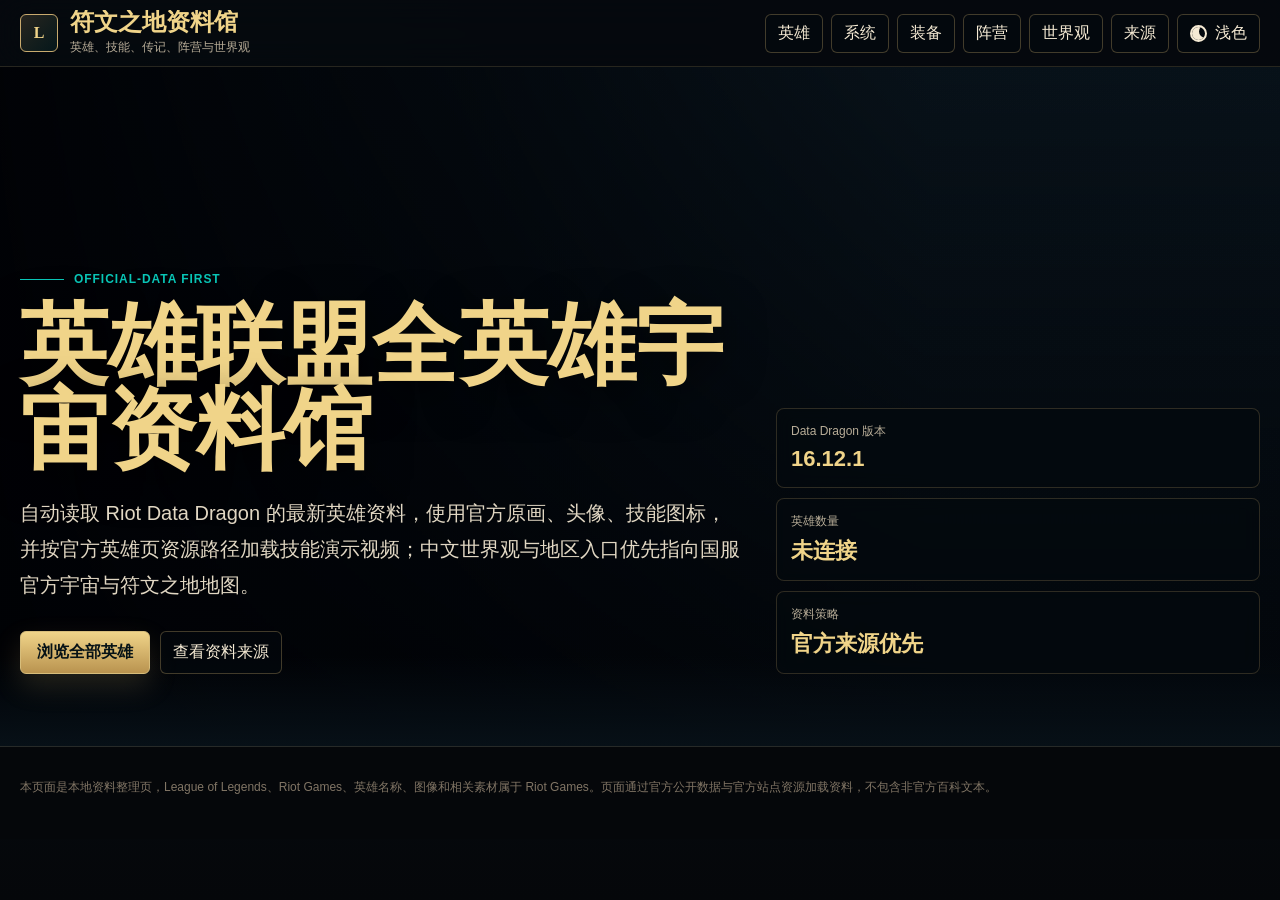
<file: index.html>
<!doctype html>
<html lang="zh-CN" data-theme="dark">
<head>
  <meta charset="utf-8">
  <meta name="viewport" content="width=device-width, initial-scale=1">
  <title>符文之地资料馆</title>
  <meta name="description" content="基于 Riot Data Dragon 与 League Universe 的英雄联盟英雄、技能、背景故事、地区与世界观资料馆。">
  <link rel="preconnect" href="https://ddragon.leagueoflegends.com">
  <link rel="preconnect" href="https://d28xe8vt774jo5.cloudfront.net">
  <link rel="preconnect" href="https://yz.lol.qq.com">
  <link rel="preconnect" href="https://lol.qq.com">
  <script>
    (() => {
      try {
        const storedTheme = localStorage.getItem("runeterra-theme");
        document.documentElement.dataset.theme = storedTheme === "light" ? "light" : "dark";
      } catch (error) {
        document.documentElement.dataset.theme = "dark";
      }
    })();
  </script>
  <link rel="stylesheet" href="assets/styles.css">
</head>
<body data-page="home">
  <a class="skip-link" href="#top">跳到主要内容</a>

  <header class="topbar">
    <div class="shell topbar-inner">
      <a class="brand" href="index.html" aria-label="返回符文之地资料馆首页">
        <div class="brand-mark" aria-hidden="true">L</div>
        <div class="brand-title">
          <strong>符文之地资料馆</strong>
          <span>英雄、技能、传记、阵营与世界观</span>
        </div>
      </a>
      <nav class="nav" aria-label="页面导航">
        <a href="champions.html">英雄</a>
        <a href="systems.html">系统</a>
        <a href="items.html">装备</a>
        <a href="regions.html">阵营</a>
        <a href="world.html">世界观</a>
        <a href="sources.html">来源</a>
        <button class="theme-toggle" id="themeToggle" type="button" aria-label="切换为浅色主题" title="切换主题">
          <span class="theme-switch-icon" aria-hidden="true"></span>
          <span id="themeLabel">浅色</span>
        </button>
      </nav>
    </div>
  </header>

  <main>
    <section class="hero" id="top" style="--hero-image: url('https://ddragon.leagueoflegends.com/cdn/img/champion/splash/AurelionSol_0.jpg')">
      <div class="shell hero-content">
        <div>
          <div class="kicker">Official-data first</div>
          <h1>英雄联盟全英雄宇宙资料馆</h1>
          <p class="lead">
            自动读取 Riot Data Dragon 的最新英雄资料，使用官方原画、头像、技能图标，并按官方英雄页资源路径加载技能演示视频；中文世界观与地区入口优先指向国服官方宇宙与符文之地地图。
          </p>
          <div class="hero-actions">
            <a class="primary-button" href="champions.html">浏览全部英雄</a>
            <a class="ghost-button" href="sources.html">查看资料来源</a>
          </div>
        </div>
        <div class="status-board" aria-live="polite">
          <div class="metric">
            <small>Data Dragon 版本</small>
            <strong id="versionMetric">连接中</strong>
          </div>
          <div class="metric">
            <small>英雄数量</small>
            <strong id="countMetric">加载中</strong>
          </div>
          <div class="metric">
            <small>资料策略</small>
            <strong>官方来源优先</strong>
          </div>
        </div>
      </div>
    </section>
  </main>

  <footer>
    <div class="shell">
      本页面是本地资料整理页，League of Legends、Riot Games、英雄名称、图像和相关素材属于 Riot Games。页面通过官方公开数据与官方站点资源加载资料，不包含非官方百科文本。
    </div>
  </footer>

  <script src="assets/app.js" defer></script>
</body>
</html>
</file>
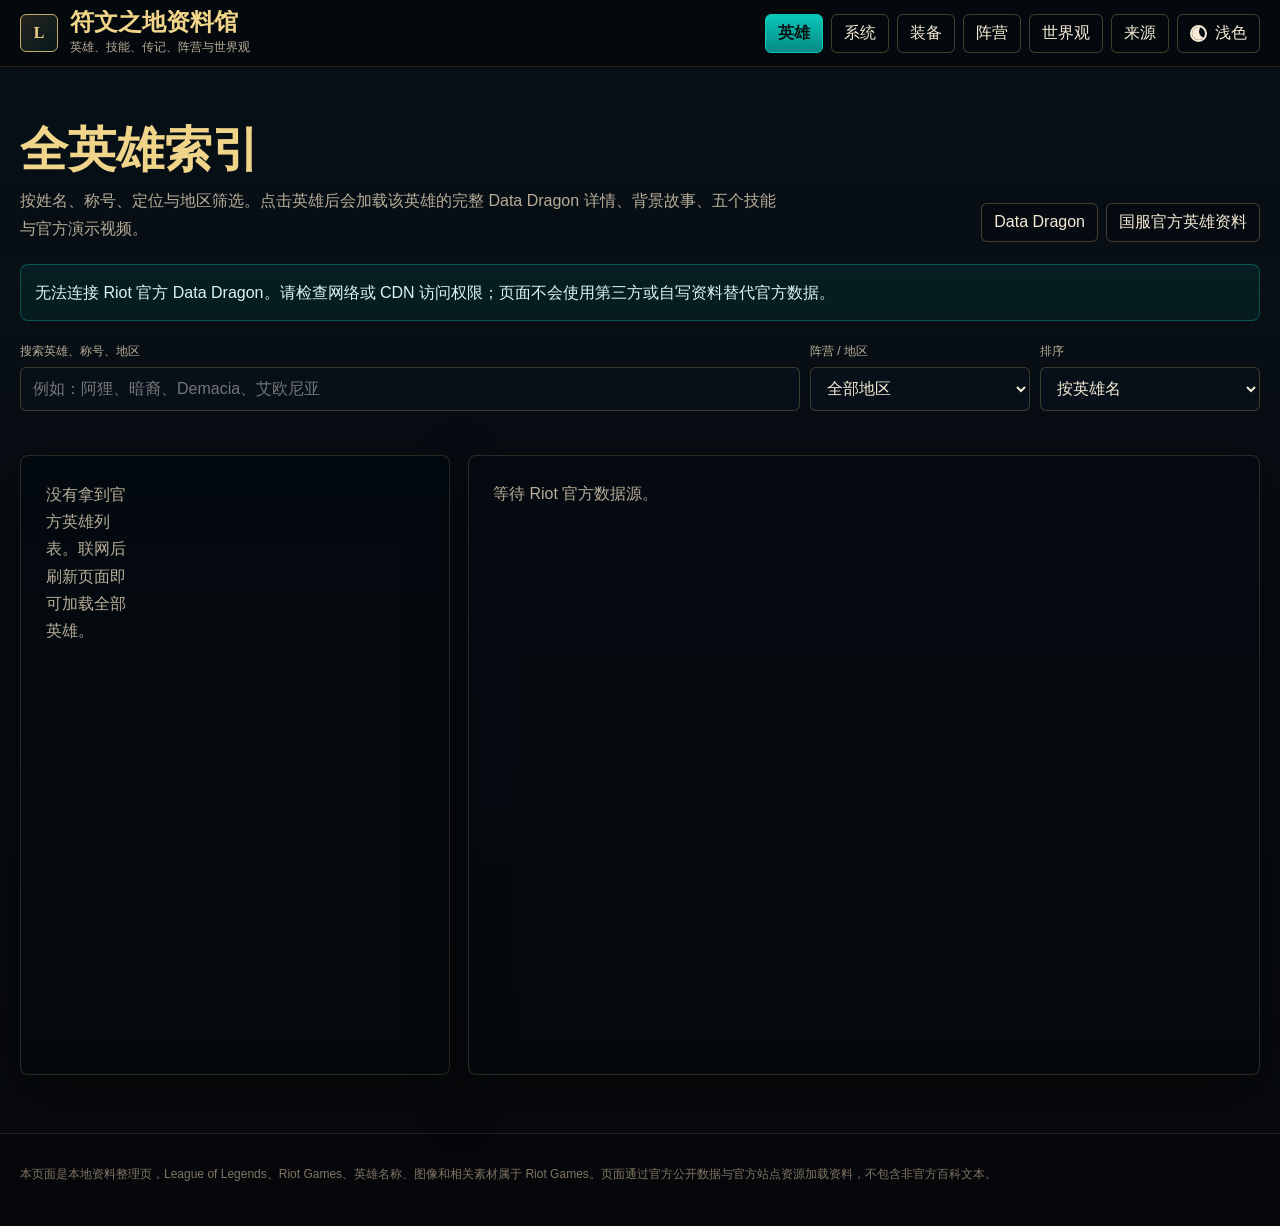
<file: champions.html>
<!doctype html>
<html lang="zh-CN" data-theme="dark">
<head>
  <meta charset="utf-8">
  <meta name="viewport" content="width=device-width, initial-scale=1">
  <title>全英雄索引 · 符文之地资料馆</title>
  <meta name="description" content="基于 Riot Data Dragon 与 League Universe 的英雄联盟英雄、技能、背景故事、地区与世界观资料馆。">
  <link rel="preconnect" href="https://ddragon.leagueoflegends.com">
  <link rel="preconnect" href="https://d28xe8vt774jo5.cloudfront.net">
  <link rel="preconnect" href="https://yz.lol.qq.com">
  <link rel="preconnect" href="https://lol.qq.com">
  <script>
    (() => {
      try {
        const storedTheme = localStorage.getItem("runeterra-theme");
        document.documentElement.dataset.theme = storedTheme === "light" ? "light" : "dark";
      } catch (error) {
        document.documentElement.dataset.theme = "dark";
      }
    })();
  </script>
  <link rel="stylesheet" href="assets/styles.css">
</head>
<body data-page="champions">
  <a class="skip-link" href="#champions">跳到主要内容</a>

  <header class="topbar">
    <div class="shell topbar-inner">
      <a class="brand" href="index.html" aria-label="返回符文之地资料馆首页">
        <div class="brand-mark" aria-hidden="true">L</div>
        <div class="brand-title">
          <strong>符文之地资料馆</strong>
          <span>英雄、技能、传记、阵营与世界观</span>
        </div>
      </a>
      <nav class="nav" aria-label="页面导航">
        <a href="champions.html" class="is-current">英雄</a>
        <a href="systems.html">系统</a>
        <a href="items.html">装备</a>
        <a href="regions.html">阵营</a>
        <a href="world.html">世界观</a>
        <a href="sources.html">来源</a>
        <button class="theme-toggle" id="themeToggle" type="button" aria-label="切换为浅色主题" title="切换主题">
          <span class="theme-switch-icon" aria-hidden="true"></span>
          <span id="themeLabel">浅色</span>
        </button>
      </nav>
    </div>
  </header>

  <main>
    <section class="band" id="champions">
      <div class="shell">
        <div class="section-heading">
          <div>
            <h2>全英雄索引</h2>
            <p>按姓名、称号、定位与地区筛选。点击英雄后会加载该英雄的完整 Data Dragon 详情、背景故事、五个技能与官方演示视频。</p>
          </div>
          <div class="source-row">
            <a class="source-link" href="sources.html#data-dragon-source">Data Dragon</a>
            <a class="source-link" href="https://lol.qq.com/data/info-heros.shtml" target="_blank" rel="noreferrer">国服官方英雄资料</a>
          </div>
        </div>

        <div class="notice" id="loadNotice">
          正在连接 Riot 官方数据源。若你所在网络拦截 Riot/CDN 域名，页面会保留结构并提示需要联网；资料内容不会用第三方百科或自写故事补位。
        </div>

        <div class="filters" role="search">
          <div class="field">
            <label for="searchInput">搜索英雄、称号、地区</label>
            <input id="searchInput" type="search" placeholder="例如：阿狸、暗裔、Demacia、艾欧尼亚">
          </div>
          <div class="field">
            <label for="regionSelect">阵营 / 地区</label>
            <select id="regionSelect">
              <option value="">全部地区</option>
            </select>
          </div>
          <div class="field">
            <label for="sortSelect">排序</label>
            <select id="sortSelect">
              <option value="name">按英雄名</option>
              <option value="region">按地区</option>
              <option value="role">按定位</option>
            </select>
          </div>
        </div>

        <div class="role-chips" id="roleChips" aria-label="定位筛选"></div>

        <div class="content-layout">
          <aside class="champion-rail" aria-label="英雄列表">
            <div class="champion-grid" id="championGrid"></div>
          </aside>
          <article class="detail" id="championDetail" aria-live="polite">
            <div class="empty">
              <div class="skeleton" style="width: 60%; height: 28px;"></div>
              <br>
              <div class="skeleton" style="width: 88%;"></div>
              <br>
              <div class="skeleton" style="width: 74%;"></div>
            </div>
          </article>
        </div>
      </div>
    </section>
  </main>

  <footer>
    <div class="shell">
      本页面是本地资料整理页，League of Legends、Riot Games、英雄名称、图像和相关素材属于 Riot Games。页面通过官方公开数据与官方站点资源加载资料，不包含非官方百科文本。
    </div>
  </footer>

  <script src="assets/app.js" defer></script>
</body>
</html>
</file>
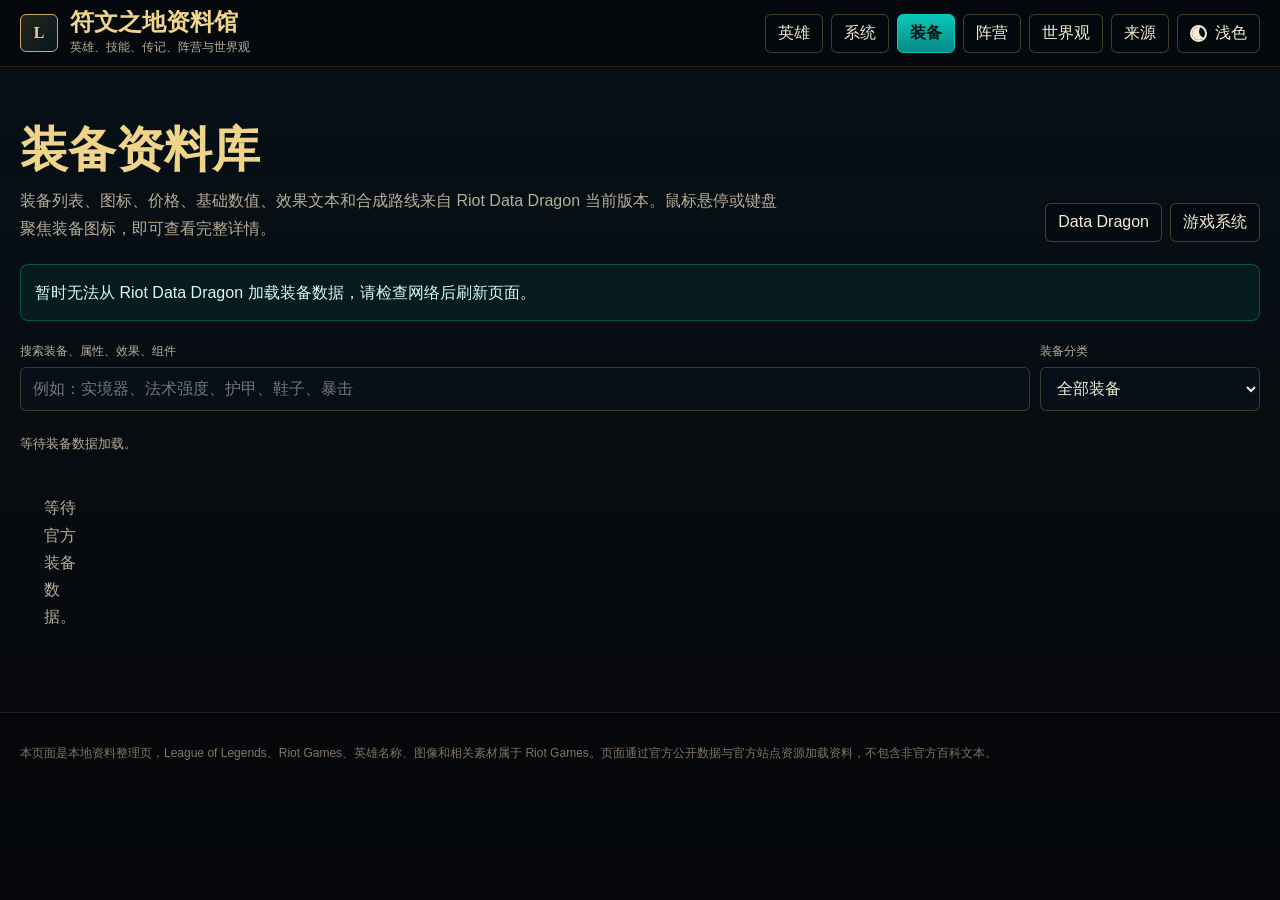
<file: items.html>
<!doctype html>
<html lang="zh-CN" data-theme="dark">
<head>
  <meta charset="utf-8">
  <meta name="viewport" content="width=device-width, initial-scale=1">
  <title>装备资料库 · 符文之地资料馆</title>
  <meta name="description" content="基于 Riot Data Dragon 的英雄联盟装备资料库，包含价格、基础数值、效果与合成路线。">
  <link rel="preconnect" href="https://ddragon.leagueoflegends.com">
  <link rel="preconnect" href="https://d28xe8vt774jo5.cloudfront.net">
  <link rel="preconnect" href="https://yz.lol.qq.com">
  <link rel="preconnect" href="https://lol.qq.com">
  <script>
    (() => {
      try {
        const storedTheme = localStorage.getItem("runeterra-theme");
        document.documentElement.dataset.theme = storedTheme === "light" ? "light" : "dark";
      } catch (error) {
        document.documentElement.dataset.theme = "dark";
      }
    })();
  </script>
  <link rel="stylesheet" href="assets/styles.css">
</head>
<body data-page="items">
  <a class="skip-link" href="#items">跳到主要内容</a>

  <header class="topbar">
    <div class="shell topbar-inner">
      <a class="brand" href="index.html" aria-label="返回符文之地资料馆首页">
        <div class="brand-mark" aria-hidden="true">L</div>
        <div class="brand-title">
          <strong>符文之地资料馆</strong>
          <span>英雄、技能、传记、阵营与世界观</span>
        </div>
      </a>
      <nav class="nav" aria-label="页面导航">
        <a href="champions.html">英雄</a>
        <a href="systems.html">系统</a>
        <a href="items.html" class="is-current">装备</a>
        <a href="regions.html">阵营</a>
        <a href="world.html">世界观</a>
        <a href="sources.html">来源</a>
        <button class="theme-toggle" id="themeToggle" type="button" aria-label="切换为浅色主题" title="切换主题">
          <span class="theme-switch-icon" aria-hidden="true"></span>
          <span id="themeLabel">浅色</span>
        </button>
      </nav>
    </div>
  </header>

  <main>
    <section class="band" id="items">
      <div class="shell">
        <div class="section-heading">
          <div>
            <h2>装备资料库</h2>
            <p>装备列表、图标、价格、基础数值、效果文本和合成路线来自 Riot Data Dragon 当前版本。鼠标悬停或键盘聚焦装备图标，即可查看完整详情。</p>
          </div>
          <div class="source-row">
            <a class="source-link" href="https://ddragon.leagueoflegends.com/api/versions.json" target="_blank" rel="noreferrer">Data Dragon</a>
            <a class="source-link" href="systems.html">游戏系统</a>
          </div>
        </div>

        <div class="notice" id="itemsNotice">
          正在读取 Riot Data Dragon 当前版本装备数据。
        </div>

        <div class="item-tools" role="search">
          <div class="field">
            <label for="itemSearchInput">搜索装备、属性、效果、组件</label>
            <input id="itemSearchInput" type="search" placeholder="例如：实境器、法术强度、护甲、鞋子、暴击">
          </div>
          <div class="field">
            <label for="itemCategorySelect">装备分类</label>
            <select id="itemCategorySelect">
              <option value="">全部装备</option>
              <option value="attack">攻击</option>
              <option value="magic">法术</option>
              <option value="defense">防御</option>
              <option value="movement">移动</option>
              <option value="jungle">打野</option>
              <option value="support">辅助</option>
              <option value="vision">视野</option>
              <option value="consumable">消耗品</option>
            </select>
          </div>
        </div>

        <p class="item-summary" id="itemSummary">等待装备数据加载。</p>
        <div class="item-grid" id="itemGrid"></div>
      </div>
    </section>
  </main>

  <footer>
    <div class="shell">
      本页面是本地资料整理页，League of Legends、Riot Games、英雄名称、图像和相关素材属于 Riot Games。页面通过官方公开数据与官方站点资源加载资料，不包含非官方百科文本。
    </div>
  </footer>

  <script src="assets/app.js" defer></script>
</body>
</html>
</file>
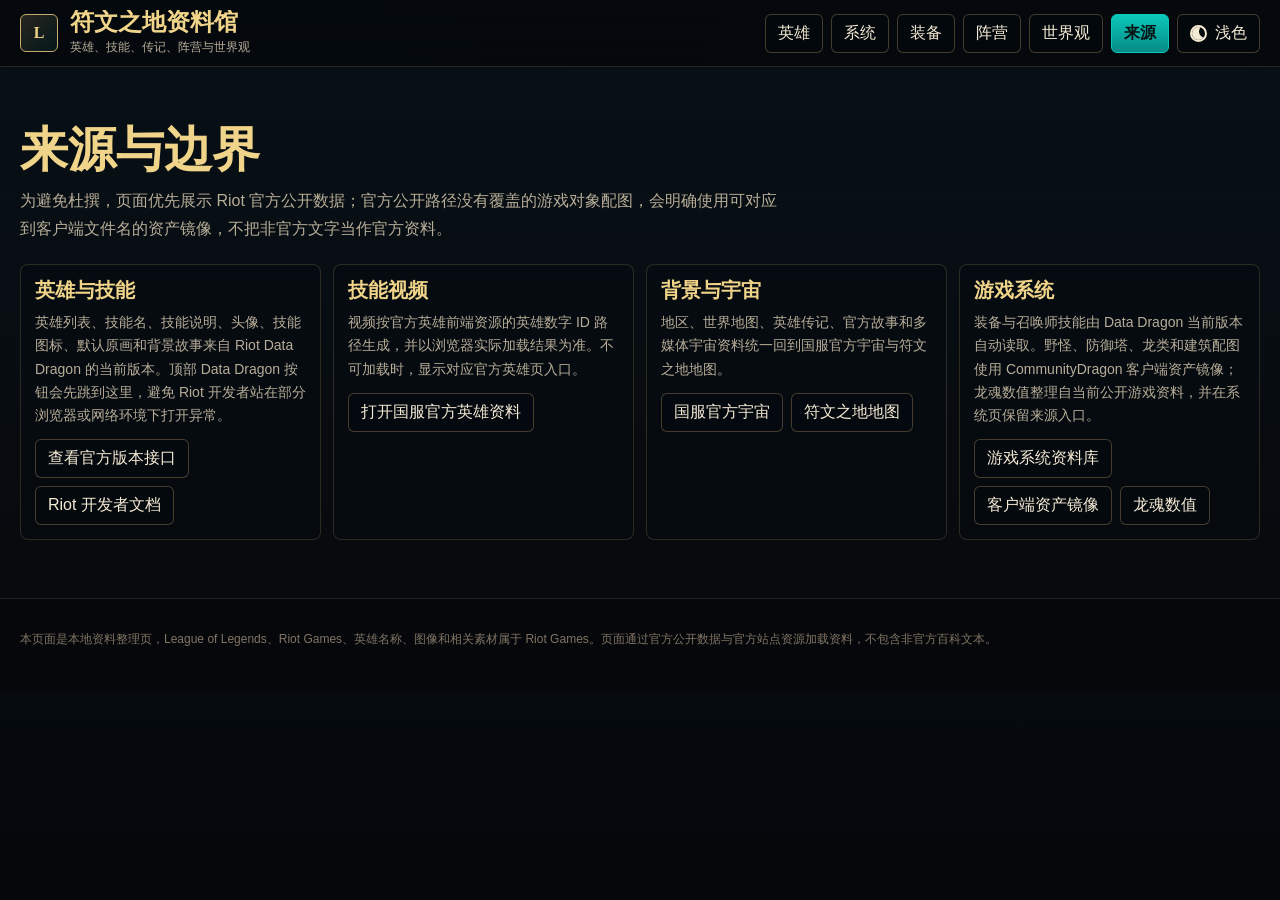
<file: sources.html>
<!doctype html>
<html lang="zh-CN" data-theme="dark">
<head>
  <meta charset="utf-8">
  <meta name="viewport" content="width=device-width, initial-scale=1">
  <title>来源与边界 · 符文之地资料馆</title>
  <meta name="description" content="基于 Riot Data Dragon 与 League Universe 的英雄联盟英雄、技能、背景故事、地区与世界观资料馆。">
  <link rel="preconnect" href="https://ddragon.leagueoflegends.com">
  <link rel="preconnect" href="https://d28xe8vt774jo5.cloudfront.net">
  <link rel="preconnect" href="https://yz.lol.qq.com">
  <link rel="preconnect" href="https://lol.qq.com">
  <script>
    (() => {
      try {
        const storedTheme = localStorage.getItem("runeterra-theme");
        document.documentElement.dataset.theme = storedTheme === "light" ? "light" : "dark";
      } catch (error) {
        document.documentElement.dataset.theme = "dark";
      }
    })();
  </script>
  <link rel="stylesheet" href="assets/styles.css">
</head>
<body data-page="sources">
  <a class="skip-link" href="#sources">跳到主要内容</a>

  <header class="topbar">
    <div class="shell topbar-inner">
      <a class="brand" href="index.html" aria-label="返回符文之地资料馆首页">
        <div class="brand-mark" aria-hidden="true">L</div>
        <div class="brand-title">
          <strong>符文之地资料馆</strong>
          <span>英雄、技能、传记、阵营与世界观</span>
        </div>
      </a>
      <nav class="nav" aria-label="页面导航">
        <a href="champions.html">英雄</a>
        <a href="systems.html">系统</a>
        <a href="items.html">装备</a>
        <a href="regions.html">阵营</a>
        <a href="world.html">世界观</a>
        <a href="sources.html" class="is-current">来源</a>
        <button class="theme-toggle" id="themeToggle" type="button" aria-label="切换为浅色主题" title="切换主题">
          <span class="theme-switch-icon" aria-hidden="true"></span>
          <span id="themeLabel">浅色</span>
        </button>
      </nav>
    </div>
  </header>

  <main>
    <section class="band" id="sources">
      <div class="shell">
        <div class="section-heading">
          <div>
            <h2>来源与边界</h2>
            <p>为避免杜撰，页面优先展示 Riot 官方公开数据；官方公开路径没有覆盖的游戏对象配图，会明确使用可对应到客户端文件名的资产镜像，不把非官方文字当作官方资料。</p>
          </div>
        </div>
        <div class="source-grid">
          <div class="source-card" id="data-dragon-source">
            <h3>英雄与技能</h3>
            <p>英雄列表、技能名、技能说明、头像、技能图标、默认原画和背景故事来自 Riot Data Dragon 的当前版本。顶部 Data Dragon 按钮会先跳到这里，避免 Riot 开发者站在部分浏览器或网络环境下打开异常。</p>
            <div class="link-row">
              <a class="source-link" href="https://ddragon.leagueoflegends.com/api/versions.json" target="_blank" rel="noreferrer">查看官方版本接口</a>
              <a class="source-link" href="https://developer.riotgames.com/docs/lol" target="_blank" rel="noreferrer">Riot 开发者文档</a>
            </div>
          </div>
          <div class="source-card">
            <h3>技能视频</h3>
            <p>视频按官方英雄前端资源的英雄数字 ID 路径生成，并以浏览器实际加载结果为准。不可加载时，显示对应官方英雄页入口。</p>
            <div class="link-row">
              <a class="source-link" href="https://lol.qq.com/data/info-heros.shtml" target="_blank" rel="noreferrer">打开国服官方英雄资料</a>
            </div>
          </div>
          <div class="source-card">
            <h3>背景与宇宙</h3>
            <p>地区、世界地图、英雄传记、官方故事和多媒体宇宙资料统一回到国服官方宇宙与符文之地地图。</p>
            <div class="link-row">
              <a class="source-link" href="https://yz.lol.qq.com/zh_CN/" target="_blank" rel="noreferrer">国服官方宇宙</a>
              <a class="source-link" href="https://yz.lol.qq.com/zh_CN/map/index.html" target="_blank" rel="noreferrer">符文之地地图</a>
            </div>
          </div>
          <div class="source-card">
            <h3>游戏系统</h3>
            <p>装备与召唤师技能由 Data Dragon 当前版本自动读取。野怪、防御塔、龙类和建筑配图使用 CommunityDragon 客户端资产镜像；龙魂数值整理自当前公开游戏资料，并在系统页保留来源入口。</p>
            <div class="link-row">
              <a class="source-link" href="systems.html">游戏系统资料库</a>
              <a class="source-link" href="https://raw.communitydragon.org/latest/" target="_blank" rel="noreferrer">客户端资产镜像</a>
              <a class="source-link" href="https://wiki.leagueoflegends.com/en-us/Dragon_Slayer" target="_blank" rel="noreferrer">龙魂数值</a>
            </div>
          </div>
        </div>
      </div>
    </section>
  </main>

  <footer>
    <div class="shell">
      本页面是本地资料整理页，League of Legends、Riot Games、英雄名称、图像和相关素材属于 Riot Games。页面通过官方公开数据与官方站点资源加载资料，不包含非官方百科文本。
    </div>
  </footer>

  <script src="assets/app.js" defer></script>
</body>
</html>
</file>
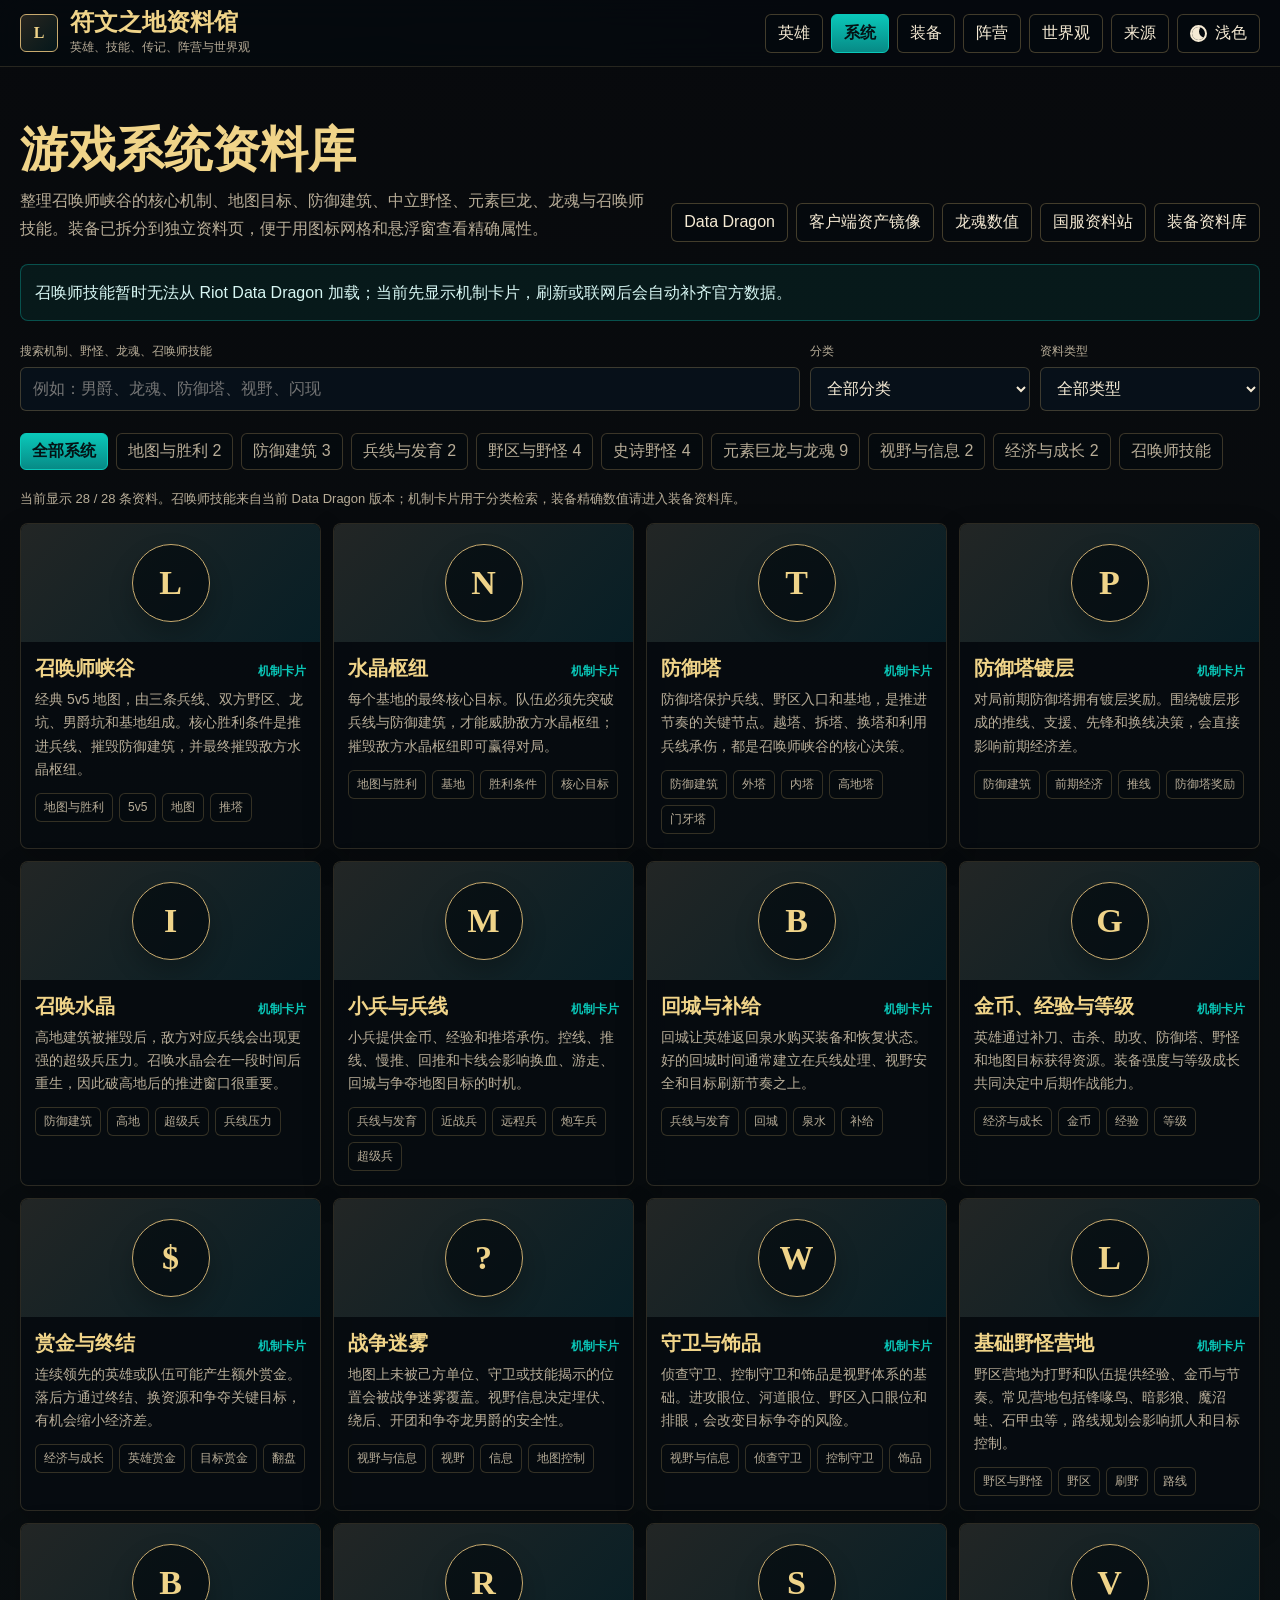
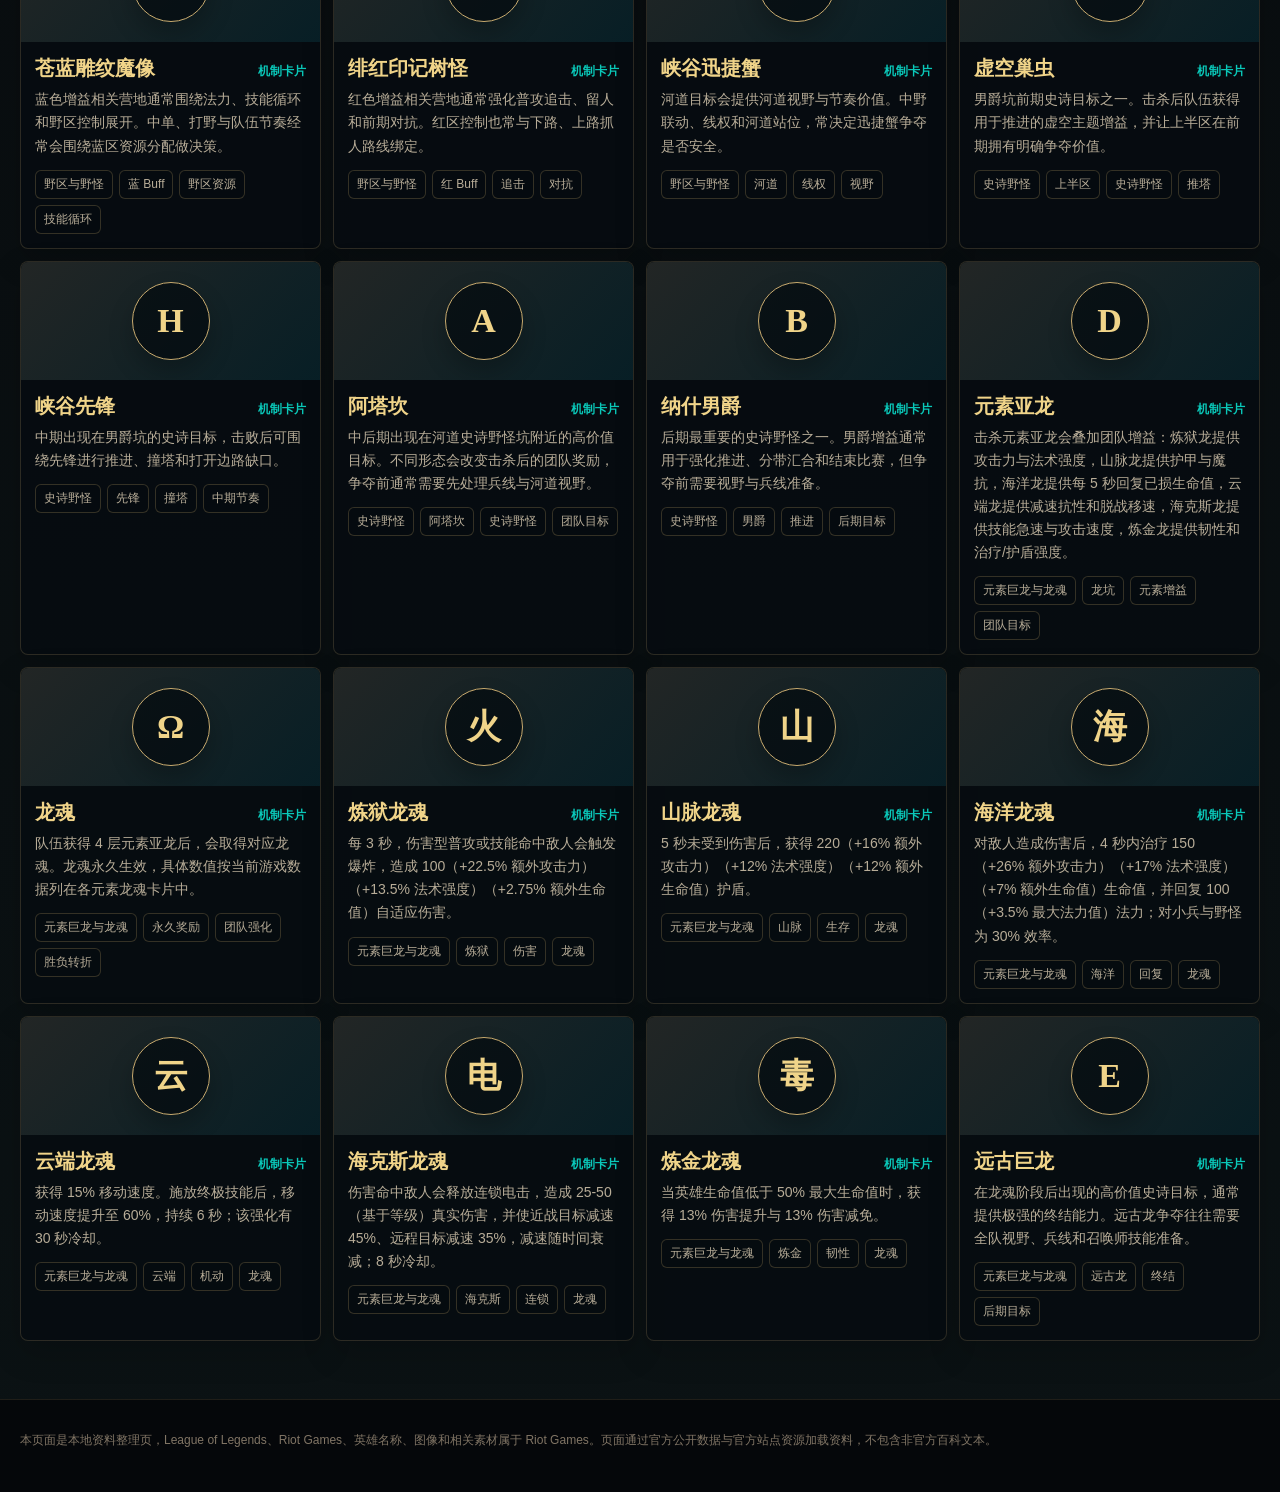
<file: systems.html>
<!doctype html>
<html lang="zh-CN" data-theme="dark">
<head>
  <meta charset="utf-8">
  <meta name="viewport" content="width=device-width, initial-scale=1">
  <title>游戏系统资料库 · 符文之地资料馆</title>
  <meta name="description" content="基于 Riot Data Dragon 与 League Universe 的英雄联盟英雄、技能、背景故事、地区与世界观资料馆。">
  <link rel="preconnect" href="https://ddragon.leagueoflegends.com">
  <link rel="preconnect" href="https://d28xe8vt774jo5.cloudfront.net">
  <link rel="preconnect" href="https://yz.lol.qq.com">
  <link rel="preconnect" href="https://lol.qq.com">
  <script>
    (() => {
      try {
        const storedTheme = localStorage.getItem("runeterra-theme");
        document.documentElement.dataset.theme = storedTheme === "light" ? "light" : "dark";
      } catch (error) {
        document.documentElement.dataset.theme = "dark";
      }
    })();
  </script>
  <link rel="stylesheet" href="assets/styles.css">
</head>
<body data-page="systems">
  <a class="skip-link" href="#systems">跳到主要内容</a>

  <header class="topbar">
    <div class="shell topbar-inner">
      <a class="brand" href="index.html" aria-label="返回符文之地资料馆首页">
        <div class="brand-mark" aria-hidden="true">L</div>
        <div class="brand-title">
          <strong>符文之地资料馆</strong>
          <span>英雄、技能、传记、阵营与世界观</span>
        </div>
      </a>
      <nav class="nav" aria-label="页面导航">
        <a href="champions.html">英雄</a>
        <a href="systems.html" class="is-current">系统</a>
        <a href="items.html">装备</a>
        <a href="regions.html">阵营</a>
        <a href="world.html">世界观</a>
        <a href="sources.html">来源</a>
        <button class="theme-toggle" id="themeToggle" type="button" aria-label="切换为浅色主题" title="切换主题">
          <span class="theme-switch-icon" aria-hidden="true"></span>
          <span id="themeLabel">浅色</span>
        </button>
      </nav>
    </div>
  </header>

  <main>
    <section class="band alt" id="systems">
      <div class="shell">
        <div class="section-heading">
          <div>
            <h2>游戏系统资料库</h2>
            <p>整理召唤师峡谷的核心机制、地图目标、防御建筑、中立野怪、元素巨龙、龙魂与召唤师技能。装备已拆分到独立资料页，便于用图标网格和悬浮窗查看精确属性。</p>
          </div>
          <div class="source-row">
            <a class="source-link" href="https://ddragon.leagueoflegends.com/api/versions.json" target="_blank" rel="noreferrer">Data Dragon</a>
            <a class="source-link" href="https://raw.communitydragon.org/latest/" target="_blank" rel="noreferrer">客户端资产镜像</a>
            <a class="source-link" href="https://wiki.leagueoflegends.com/en-us/Dragon_Slayer" target="_blank" rel="noreferrer">龙魂数值</a>
            <a class="source-link" href="https://lol.qq.com/data/info-heros.shtml" target="_blank" rel="noreferrer">国服资料站</a>
            <a class="source-link" href="items.html">装备资料库</a>
          </div>
        </div>

        <div class="notice" id="systemsNotice">
          正在准备游戏系统资料。召唤师技能和图标优先读取官方 Data Dragon；野怪、防御塔、龙类与建筑配图使用可对应到游戏对象的客户端资产镜像；龙魂数值按当前公开游戏资料整理。
        </div>

        <div class="system-controls" role="search">
          <div class="field">
            <label for="systemSearchInput">搜索机制、野怪、龙魂、召唤师技能</label>
            <input id="systemSearchInput" type="search" placeholder="例如：男爵、龙魂、防御塔、视野、闪现">
          </div>
          <div class="field">
            <label for="systemCategorySelect">分类</label>
            <select id="systemCategorySelect">
              <option value="">全部分类</option>
            </select>
          </div>
          <div class="field">
            <label for="systemSourceSelect">资料类型</label>
            <select id="systemSourceSelect">
              <option value="">全部类型</option>
              <option value="mechanic">机制卡片</option>
              <option value="summoner">召唤师技能</option>
            </select>
          </div>
        </div>

        <div class="system-chips" id="systemChips" aria-label="系统分类筛选"></div>
        <p class="system-summary" id="systemSummary">等待官方数据加载。</p>
        <div class="system-grid" id="systemsGrid"></div>
      </div>
    </section>
  </main>

  <footer>
    <div class="shell">
      本页面是本地资料整理页，League of Legends、Riot Games、英雄名称、图像和相关素材属于 Riot Games。页面通过官方公开数据与官方站点资源加载资料，不包含非官方百科文本。
    </div>
  </footer>

  <script src="assets/app.js" defer></script>
</body>
</html>
</file>
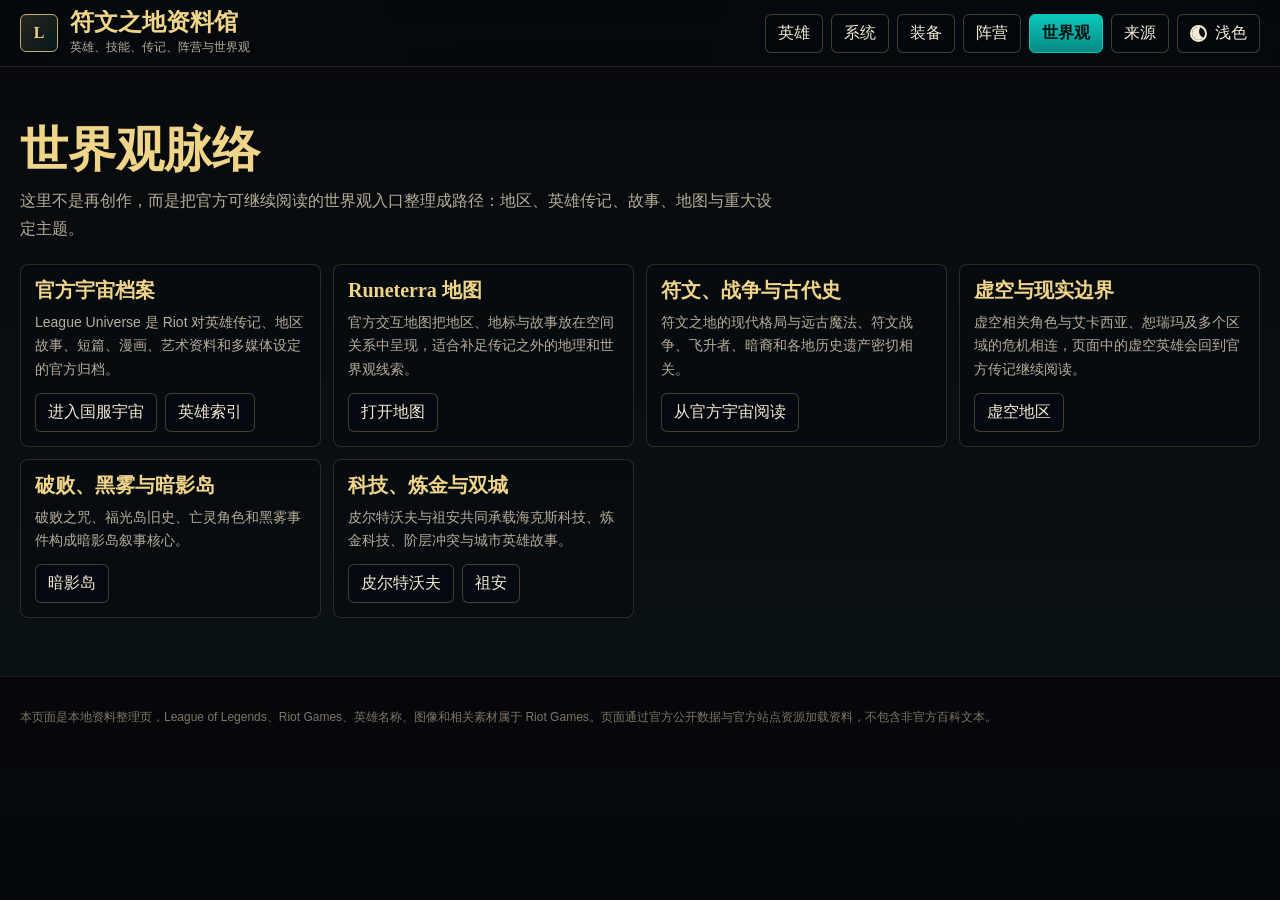
<file: world.html>
<!doctype html>
<html lang="zh-CN" data-theme="dark">
<head>
  <meta charset="utf-8">
  <meta name="viewport" content="width=device-width, initial-scale=1">
  <title>世界观脉络 · 符文之地资料馆</title>
  <meta name="description" content="基于 Riot Data Dragon 与 League Universe 的英雄联盟英雄、技能、背景故事、地区与世界观资料馆。">
  <link rel="preconnect" href="https://ddragon.leagueoflegends.com">
  <link rel="preconnect" href="https://d28xe8vt774jo5.cloudfront.net">
  <link rel="preconnect" href="https://yz.lol.qq.com">
  <link rel="preconnect" href="https://lol.qq.com">
  <script>
    (() => {
      try {
        const storedTheme = localStorage.getItem("runeterra-theme");
        document.documentElement.dataset.theme = storedTheme === "light" ? "light" : "dark";
      } catch (error) {
        document.documentElement.dataset.theme = "dark";
      }
    })();
  </script>
  <link rel="stylesheet" href="assets/styles.css">
</head>
<body data-page="world">
  <a class="skip-link" href="#world">跳到主要内容</a>

  <header class="topbar">
    <div class="shell topbar-inner">
      <a class="brand" href="index.html" aria-label="返回符文之地资料馆首页">
        <div class="brand-mark" aria-hidden="true">L</div>
        <div class="brand-title">
          <strong>符文之地资料馆</strong>
          <span>英雄、技能、传记、阵营与世界观</span>
        </div>
      </a>
      <nav class="nav" aria-label="页面导航">
        <a href="champions.html">英雄</a>
        <a href="systems.html">系统</a>
        <a href="items.html">装备</a>
        <a href="regions.html">阵营</a>
        <a href="world.html" class="is-current">世界观</a>
        <a href="sources.html">来源</a>
        <button class="theme-toggle" id="themeToggle" type="button" aria-label="切换为浅色主题" title="切换主题">
          <span class="theme-switch-icon" aria-hidden="true"></span>
          <span id="themeLabel">浅色</span>
        </button>
      </nav>
    </div>
  </header>

  <main>
    <section class="band alt" id="world">
      <div class="shell">
        <div class="section-heading">
          <div>
            <h2>世界观脉络</h2>
            <p>这里不是再创作，而是把官方可继续阅读的世界观入口整理成路径：地区、英雄传记、故事、地图与重大设定主题。</p>
          </div>
        </div>
        <div class="world-grid" id="worldGrid"></div>
      </div>
    </section>
  </main>

  <footer>
    <div class="shell">
      本页面是本地资料整理页，League of Legends、Riot Games、英雄名称、图像和相关素材属于 Riot Games。页面通过官方公开数据与官方站点资源加载资料，不包含非官方百科文本。
    </div>
  </footer>

  <script src="assets/app.js" defer></script>
</body>
</html>
</file>
<file: assets/styles.css>
:root {
      color-scheme: dark;
      --ink: #f5ead4;
      --muted: #b8ad98;
      --faint: #817565;
      --gold: #c8aa6e;
      --gold-strong: #f0d489;
      --blue: #0ac8b9;
      --crimson: #c44b4c;
      --jade: #65c889;
      --paper: #10161b;
      --panel: rgba(12, 18, 24, .84);
      --panel-solid: #111922;
      --line: rgba(200, 170, 110, .28);
      --line-blue: rgba(10, 200, 185, .24);
      --shadow: 0 18px 60px rgba(0, 0, 0, .42);
      --radius: 8px;
      --max: 1440px;
    }

    html[data-theme="light"] {
      color-scheme: light;
      --ink: #182229;
      --muted: #5f6870;
      --faint: #80766a;
      --gold: #9a732d;
      --gold-strong: #765315;
      --blue: #007f84;
      --crimson: #a33b43;
      --jade: #2f8f64;
      --paper: #fffaf0;
      --panel: rgba(255, 252, 244, .9);
      --panel-solid: #fffaf0;
      --line: rgba(154, 115, 45, .28);
      --line-blue: rgba(0, 127, 132, .2);
      --shadow: 0 18px 48px rgba(55, 43, 24, .14);
    }

    * {
      box-sizing: border-box;
    }

    html {
      scroll-behavior: smooth;
      background: #070b10;
    }

    html[data-theme="light"] {
      background: #f5efe2;
    }

    body {
      margin: 0;
      min-height: 100vh;
      color: var(--ink);
      font-family: "Microsoft YaHei", "PingFang SC", "Noto Sans SC", Arial, sans-serif;
      letter-spacing: 0;
      background:
        linear-gradient(180deg, rgba(7, 11, 16, .78), #071017 40%, #05070a 100%),
        radial-gradient(circle at 18% 8%, rgba(10, 200, 185, .14), transparent 30%),
        radial-gradient(circle at 78% 18%, rgba(196, 75, 76, .12), transparent 28%),
        #070b10;
      transition: background .2s ease, color .2s ease;
    }

    html[data-theme="light"] body {
      background:
        linear-gradient(180deg, rgba(255, 252, 244, .9), #f5efe2 42%, #e9dfcd 100%),
        radial-gradient(circle at 18% 8%, rgba(0, 127, 132, .12), transparent 30%),
        radial-gradient(circle at 78% 18%, rgba(163, 59, 67, .1), transparent 28%),
        #f5efe2;
    }

    a {
      color: inherit;
    }

    button,
    input,
    select {
      font: inherit;
    }

    button {
      cursor: pointer;
    }

    .skip-link {
      position: fixed;
      left: 12px;
      top: 12px;
      z-index: 40;
      transform: translateY(-160%);
      padding: 10px 12px;
      background: #010a13;
      color: var(--gold-strong);
      border: 1px solid var(--gold);
      border-radius: 6px;
    }

    html[data-theme="light"] .skip-link {
      background: #fffaf0;
    }

    .skip-link:focus {
      transform: translateY(0);
    }

    .shell {
      width: min(var(--max), calc(100% - 40px));
      margin: 0 auto;
    }

    .topbar {
      position: sticky;
      top: 0;
      z-index: 30;
      border-bottom: 1px solid rgba(200, 170, 110, .18);
      background: rgba(5, 9, 13, .86);
      backdrop-filter: blur(16px);
    }

    html[data-theme="light"] .topbar {
      border-bottom-color: rgba(154, 115, 45, .24);
      background: rgba(255, 252, 244, .9);
    }

    .topbar-inner {
      min-height: 66px;
      display: grid;
      grid-template-columns: minmax(180px, 1fr) auto;
      gap: 16px;
      align-items: center;
    }

    .brand {
      min-width: 0;
      display: flex;
      gap: 12px;
      align-items: center;
      color: inherit;
      text-decoration: none;
    }

    .brand:hover .brand-title strong,
    .brand:focus-visible .brand-title strong {
      color: var(--gold);
    }

    .brand-mark {
      width: 38px;
      height: 38px;
      display: grid;
      place-items: center;
      border: 1px solid var(--gold);
      color: var(--gold-strong);
      background: linear-gradient(135deg, rgba(200, 170, 110, .18), rgba(10, 200, 185, .08));
      border-radius: 6px;
      font-family: Georgia, serif;
      font-weight: 700;
    }

    .brand-title {
      min-width: 0;
    }

    .brand-title strong {
      display: block;
      color: var(--gold-strong);
      font-family: Georgia, "Times New Roman", serif;
      font-size: clamp(18px, 2vw, 24px);
      line-height: 1.05;
      white-space: nowrap;
      overflow: hidden;
      text-overflow: ellipsis;
    }

    .brand-title span {
      display: block;
      margin-top: 3px;
      color: var(--muted);
      font-size: 12px;
    }

    .nav {
      display: flex;
      align-items: center;
      gap: 8px;
      flex-wrap: wrap;
      justify-content: flex-end;
    }

    .nav a,
    .theme-toggle,
    .source-link,
    .ghost-button {
      min-height: 36px;
      display: inline-flex;
      align-items: center;
      justify-content: center;
      gap: 8px;
      padding: 8px 12px;
      border: 1px solid rgba(200, 170, 110, .32);
      border-radius: 6px;
      background: rgba(4, 10, 15, .56);
      color: var(--ink);
      text-decoration: none;
      transition: border-color .18s ease, color .18s ease, background .18s ease;
    }

    .nav a:hover,
    .nav a.is-current,
    .theme-toggle:hover,
    .source-link:hover,
    .ghost-button:hover {
      border-color: var(--gold);
      color: var(--gold-strong);
      background: rgba(200, 170, 110, .12);
    }

    .nav a.is-current {
      border-color: var(--blue);
      color: #041214;
      background: linear-gradient(180deg, #0ac8b9, #078a86);
      font-weight: 800;
    }

    html[data-theme="light"] .nav a.is-current {
      color: #fffaf0;
      border-color: var(--blue);
      background: linear-gradient(180deg, #007f84, #005f64);
    }

    html[data-theme="light"] .nav a,
    html[data-theme="light"] .theme-toggle,
    html[data-theme="light"] .source-link,
    html[data-theme="light"] .ghost-button {
      border-color: rgba(154, 115, 45, .3);
      background: rgba(255, 252, 244, .82);
      color: var(--ink);
    }

    .theme-toggle {
      appearance: none;
    }

    .theme-switch-icon {
      width: 17px;
      height: 17px;
      border: 2px solid currentColor;
      border-radius: 50%;
      box-shadow: inset 7px -2px 0 currentColor;
      flex: 0 0 auto;
    }

    html[data-theme="light"] .theme-switch-icon {
      box-shadow: inset 0 0 0 5px currentColor;
    }

    .hero {
      min-height: 680px;
      display: grid;
      align-items: end;
      position: relative;
      overflow: hidden;
      border-bottom: 1px solid rgba(200, 170, 110, .16);
      background-color: #08121a;
    }

    .hero::before {
      content: "";
      position: absolute;
      inset: 0;
      background-image:
        linear-gradient(90deg, rgba(5, 7, 10, .94) 0%, rgba(5, 7, 10, .58) 36%, rgba(5, 7, 10, .04) 72%),
        linear-gradient(180deg, rgba(5, 7, 10, .02) 0%, rgba(5, 7, 10, .76) 100%),
        var(--hero-image);
      background-size: cover;
      background-position: center top;
      transform: scale(1.02);
      filter: saturate(1.06) contrast(1.05);
    }

    html[data-theme="light"] .hero::before {
      background-image:
        linear-gradient(90deg, rgba(255, 252, 244, .94) 0%, rgba(255, 252, 244, .62) 36%, rgba(255, 252, 244, .06) 72%),
        linear-gradient(180deg, rgba(255, 252, 244, .02) 0%, rgba(245, 239, 226, .82) 100%),
        var(--hero-image);
      filter: saturate(1.02) contrast(.96);
    }

    .hero::after {
      content: "";
      position: absolute;
      left: 0;
      right: 0;
      bottom: 0;
      height: 90px;
      background: linear-gradient(180deg, transparent, #071017);
    }

    html[data-theme="light"] .hero::after {
      background: linear-gradient(180deg, transparent, #f5efe2);
    }

    .hero-content {
      position: relative;
      z-index: 1;
      padding: 140px 0 72px;
      display: grid;
      grid-template-columns: minmax(280px, 720px) minmax(240px, 1fr);
      gap: 36px;
      align-items: end;
    }

    .kicker {
      display: inline-flex;
      align-items: center;
      gap: 10px;
      color: var(--blue);
      font-weight: 700;
      text-transform: uppercase;
      font-size: 12px;
      letter-spacing: .08em;
    }

    .kicker::before {
      content: "";
      width: 44px;
      height: 1px;
      background: currentColor;
    }

    h1,
    h2,
    h3 {
      margin: 0;
      font-family: Georgia, "Times New Roman", "SimSun", serif;
      letter-spacing: 0;
    }

    h1 {
      margin-top: 18px;
      max-width: 760px;
      color: var(--gold-strong);
      font-size: clamp(42px, 7vw, 88px);
      line-height: .96;
      text-shadow: 0 12px 42px rgba(0, 0, 0, .72);
    }

    html[data-theme="light"] h1 {
      color: #6f4f16;
      text-shadow: 0 8px 28px rgba(255, 252, 244, .72);
    }

    .lead {
      max-width: 720px;
      margin: 22px 0 0;
      color: #e1d7c3;
      font-size: clamp(16px, 1.8vw, 20px);
      line-height: 1.8;
    }

    html[data-theme="light"] .lead {
      color: #26313a;
    }

    .hero-actions {
      display: flex;
      gap: 10px;
      flex-wrap: wrap;
      margin-top: 28px;
    }

    .primary-button {
      min-height: 42px;
      display: inline-flex;
      align-items: center;
      justify-content: center;
      gap: 8px;
      padding: 10px 16px;
      border: 1px solid #d7bd7b;
      border-radius: 6px;
      color: #061216;
      background: linear-gradient(180deg, #f0d489, #b9934f);
      text-decoration: none;
      font-weight: 800;
      box-shadow: 0 12px 28px rgba(200, 170, 110, .18);
    }

    .primary-button:hover {
      filter: brightness(1.07);
    }

    .status-board {
      display: grid;
      gap: 10px;
      align-self: end;
    }

    .metric {
      min-height: 80px;
      padding: 14px;
      border: 1px solid rgba(200, 170, 110, .22);
      background: rgba(4, 10, 15, .66);
      backdrop-filter: blur(8px);
      border-radius: var(--radius);
    }

    html[data-theme="light"] .metric {
      border-color: rgba(154, 115, 45, .22);
      background: rgba(255, 252, 244, .76);
    }

    .metric small {
      display: block;
      color: var(--muted);
      font-size: 12px;
    }

    .metric strong {
      display: block;
      margin-top: 6px;
      color: var(--gold-strong);
      font-size: 22px;
      white-space: nowrap;
      overflow: hidden;
      text-overflow: ellipsis;
    }

    .band {
      padding: 58px 0;
      border-bottom: 1px solid rgba(200, 170, 110, .12);
      background: linear-gradient(180deg, rgba(7, 16, 23, .98), rgba(8, 10, 13, .98));
    }

    .band.alt {
      background: linear-gradient(180deg, rgba(8, 10, 13, .98), rgba(11, 18, 20, .98));
    }

    html[data-theme="light"] .band {
      border-bottom-color: rgba(154, 115, 45, .16);
      background: linear-gradient(180deg, rgba(245, 239, 226, .98), rgba(255, 252, 244, .98));
    }

    html[data-theme="light"] .band.alt {
      background: linear-gradient(180deg, rgba(255, 252, 244, .98), rgba(238, 229, 213, .98));
    }

    .section-heading {
      display: grid;
      grid-template-columns: minmax(220px, 1fr) auto;
      gap: 18px;
      align-items: end;
      margin-bottom: 22px;
    }

    .section-heading h2 {
      color: var(--gold-strong);
      font-size: clamp(28px, 4vw, 48px);
      line-height: 1.05;
    }

    .section-heading p {
      max-width: 760px;
      margin: 12px 0 0;
      color: var(--muted);
      line-height: 1.7;
    }

    .source-row {
      display: flex;
      flex-wrap: wrap;
      justify-content: flex-end;
      gap: 8px;
    }

    .filters {
      display: grid;
      grid-template-columns: minmax(240px, 1fr) minmax(150px, 220px) minmax(150px, 220px);
      gap: 10px;
      margin: 22px 0;
      align-items: center;
    }

    .field {
      position: relative;
    }

    .field label {
      display: block;
      margin-bottom: 7px;
      color: var(--muted);
      font-size: 12px;
    }

    .field input,
    .field select {
      width: 100%;
      min-height: 44px;
      padding: 10px 12px;
      border: 1px solid rgba(200, 170, 110, .28);
      border-radius: 6px;
      color: var(--ink);
      background: #071019;
      outline: none;
    }

    html[data-theme="light"] .field input,
    html[data-theme="light"] .field select {
      border-color: rgba(154, 115, 45, .28);
      color: var(--ink);
      background: #fffdf8;
    }

    .field input:focus,
    .field select:focus {
      border-color: var(--blue);
      box-shadow: 0 0 0 3px rgba(10, 200, 185, .12);
    }

    .role-chips {
      display: flex;
      gap: 8px;
      flex-wrap: wrap;
      margin: 0 0 22px;
    }

    .chip {
      min-height: 34px;
      padding: 7px 11px;
      border: 1px solid rgba(200, 170, 110, .28);
      border-radius: 6px;
      color: var(--muted);
      background: rgba(4, 10, 15, .62);
    }

    html[data-theme="light"] .chip {
      background: rgba(255, 252, 244, .78);
    }

    .chip.is-active {
      color: #041214;
      border-color: var(--blue);
      background: linear-gradient(180deg, #0ac8b9, #078a86);
      font-weight: 800;
    }

    .content-layout {
      display: grid;
      grid-template-columns: minmax(280px, 430px) minmax(0, 1fr);
      gap: 18px;
      align-items: start;
    }

    .champion-rail {
      min-height: 620px;
      max-height: 860px;
      overflow: auto;
      border: 1px solid rgba(200, 170, 110, .2);
      background: rgba(4, 10, 15, .72);
      border-radius: var(--radius);
      box-shadow: var(--shadow);
      scrollbar-color: var(--gold) transparent;
    }

    html[data-theme="light"] .champion-rail {
      border-color: rgba(154, 115, 45, .2);
      background: rgba(255, 252, 244, .78);
    }

    .champion-grid {
      display: grid;
      grid-template-columns: repeat(auto-fill, minmax(132px, 1fr));
      gap: 1px;
      padding: 1px;
    }

    .champion-card {
      min-height: 176px;
      border: 0;
      border-radius: 0;
      display: grid;
      grid-template-rows: 116px auto;
      color: var(--ink);
      background: #0b141b;
      text-align: left;
      position: relative;
      overflow: hidden;
    }

    html[data-theme="light"] .champion-card {
      background: #fffaf0;
    }

    .champion-card::after {
      content: "";
      position: absolute;
      inset: 0;
      border: 1px solid transparent;
      pointer-events: none;
      transition: border-color .16s ease, box-shadow .16s ease;
    }

    .champion-card:hover::after,
    .champion-card.is-active::after {
      border-color: var(--gold);
      box-shadow: inset 0 0 0 1px rgba(200, 170, 110, .3);
    }

    .champion-card img {
      width: 100%;
      height: 116px;
      object-fit: cover;
      object-position: center top;
      transition: transform .22s ease;
    }

    .champion-card:hover img {
      transform: scale(1.05);
    }

    .champion-card-body {
      min-width: 0;
      padding: 10px;
      background: linear-gradient(180deg, rgba(8, 14, 20, .92), rgba(7, 10, 13, .98));
    }

    html[data-theme="light"] .champion-card-body {
      background: linear-gradient(180deg, rgba(255, 252, 244, .96), rgba(239, 230, 213, .98));
    }

    .champion-card strong,
    .champion-card span {
      display: block;
      min-width: 0;
      white-space: nowrap;
      overflow: hidden;
      text-overflow: ellipsis;
    }

    .champion-card strong {
      color: var(--gold-strong);
      font-size: 14px;
    }

    .champion-card span {
      margin-top: 4px;
      color: var(--muted);
      font-size: 12px;
    }

    .detail {
      min-height: 620px;
      border: 1px solid rgba(200, 170, 110, .2);
      background: rgba(5, 11, 16, .72);
      border-radius: var(--radius);
      box-shadow: var(--shadow);
      overflow: hidden;
    }

    html[data-theme="light"] .detail {
      border-color: rgba(154, 115, 45, .22);
      background: rgba(255, 252, 244, .78);
    }

    .detail-hero {
      position: relative;
      min-height: 360px;
      display: grid;
      align-items: end;
      padding: 28px;
      background-color: #0b141b;
      overflow: hidden;
    }

    html[data-theme="light"] .detail-hero {
      background-color: #efe5d2;
    }

    .detail-hero::before {
      content: "";
      position: absolute;
      inset: 0;
      background-image:
        linear-gradient(90deg, rgba(4, 8, 11, .94), rgba(4, 8, 11, .48), rgba(4, 8, 11, .1)),
        linear-gradient(180deg, transparent, rgba(5, 10, 14, .94)),
        var(--detail-image);
      background-size: cover;
      background-position: center top;
      transform: scale(1.02);
    }

    html[data-theme="light"] .detail-hero::before {
      background-image:
        linear-gradient(90deg, rgba(255, 252, 244, .95), rgba(255, 252, 244, .58), rgba(255, 252, 244, .14)),
        linear-gradient(180deg, transparent, rgba(255, 252, 244, .95)),
        var(--detail-image);
    }

    .detail-hero-content {
      position: relative;
      z-index: 1;
      max-width: 780px;
    }

    .eyebrow {
      color: var(--blue);
      font-size: 12px;
      font-weight: 800;
      text-transform: uppercase;
      letter-spacing: .08em;
    }

    .detail h2 {
      margin-top: 10px;
      color: var(--gold-strong);
      font-size: clamp(32px, 5vw, 58px);
      line-height: 1;
    }

    .detail-subtitle {
      margin: 8px 0 0;
      color: #eadfc9;
      font-size: 18px;
      line-height: 1.45;
    }

    html[data-theme="light"] .detail-subtitle {
      color: #25313a;
    }

    .tagline {
      margin: 18px 0 0;
      color: #e1d6c2;
      line-height: 1.78;
    }

    html[data-theme="light"] .tagline {
      color: #2b3740;
    }

    .meta-strip {
      display: flex;
      gap: 8px;
      flex-wrap: wrap;
      margin-top: 18px;
    }

    .meta-pill {
      min-height: 30px;
      display: inline-flex;
      align-items: center;
      padding: 6px 9px;
      border: 1px solid rgba(200, 170, 110, .26);
      border-radius: 6px;
      color: var(--ink);
      background: rgba(4, 10, 15, .66);
      font-size: 12px;
    }

    html[data-theme="light"] .meta-pill {
      background: rgba(255, 248, 232, .82);
      color: var(--ink);
    }

    .detail-body {
      display: grid;
      gap: 22px;
      padding: 24px;
    }

    .text-block h3,
    .abilities h3 {
      color: var(--gold-strong);
      font-size: 24px;
      margin-bottom: 10px;
    }

    .text-block p {
      margin: 0;
      color: #d7cdbb;
      line-height: 1.85;
    }

    html[data-theme="light"] .text-block p {
      color: #35404a;
    }

    .link-row {
      display: flex;
      flex-wrap: wrap;
      gap: 8px;
      margin-top: 14px;
    }

    .abilities-list {
      display: grid;
      gap: 12px;
    }

    .ability {
      display: grid;
      grid-template-columns: minmax(260px, 1fr) minmax(260px, 420px);
      gap: 12px;
      padding: 12px;
      border: 1px solid rgba(200, 170, 110, .18);
      border-radius: var(--radius);
      background: rgba(8, 14, 20, .72);
    }

    html[data-theme="light"] .ability {
      border-color: rgba(154, 115, 45, .2);
      background: rgba(255, 250, 240, .88);
    }

    .ability-copy {
      display: grid;
      grid-template-columns: 64px 1fr;
      gap: 12px;
      align-content: start;
      min-width: 0;
    }

    .ability-icon {
      width: 64px;
      height: 64px;
      border: 1px solid var(--gold);
      border-radius: 6px;
      background: #061017;
      object-fit: cover;
    }

    .ability-name {
      display: flex;
      align-items: baseline;
      gap: 8px;
      flex-wrap: wrap;
      min-width: 0;
    }

    .ability-name strong {
      color: var(--gold-strong);
      font-size: 18px;
      line-height: 1.2;
      overflow-wrap: anywhere;
    }

    .ability-key {
      color: var(--blue);
      font-size: 12px;
      font-weight: 800;
    }

    .ability-desc {
      margin: 8px 0 0;
      color: #d6ccba;
      line-height: 1.7;
      overflow-wrap: anywhere;
    }

    html[data-theme="light"] .ability-desc {
      color: #35404a;
    }

    .ability-facts {
      display: flex;
      flex-wrap: wrap;
      gap: 6px;
      margin-top: 10px;
      color: var(--muted);
      font-size: 12px;
    }

    .ability-video {
      min-width: 0;
    }

    .ability-video video {
      display: block;
      width: 100%;
      aspect-ratio: 16 / 9;
      object-fit: cover;
      border: 1px solid rgba(200, 170, 110, .24);
      border-radius: 6px;
      background: #02070b;
    }

    .video-fallback {
      margin-top: 8px;
      padding: 8px;
      border: 1px dashed rgba(200, 170, 110, .3);
      border-radius: 6px;
      color: var(--muted);
      font-size: 12px;
      line-height: 1.55;
    }

    .video-fallback[hidden] {
      display: none;
    }

    .regions-grid,
    .world-grid {
      display: grid;
      grid-template-columns: repeat(auto-fill, minmax(250px, 1fr));
      gap: 12px;
    }

    .region-card,
    .world-card,
    .source-card {
      border: 1px solid rgba(200, 170, 110, .2);
      border-radius: var(--radius);
      background: rgba(6, 12, 17, .74);
      overflow: hidden;
    }

    html[data-theme="light"] .region-card,
    html[data-theme="light"] .world-card,
    html[data-theme="light"] .source-card {
      border-color: rgba(154, 115, 45, .22);
      background: rgba(255, 250, 240, .86);
    }

    .region-card {
      display: grid;
      grid-template-rows: 142px 1fr;
    }

    .region-card img {
      width: 100%;
      height: 142px;
      object-fit: cover;
      object-position: center top;
      filter: saturate(1.06) contrast(1.04);
    }

    .region-card-body,
    .world-card,
    .source-card {
      padding: 14px;
    }

    .region-card h3,
    .world-card h3,
    .source-card h3 {
      color: var(--gold-strong);
      font-size: 20px;
      line-height: 1.18;
    }

    .region-card p,
    .world-card p,
    .source-card p {
      margin: 9px 0 0;
      color: var(--muted);
      line-height: 1.65;
      font-size: 14px;
    }

    .region-card .link-row,
    .world-card .link-row,
    .source-card .link-row {
      margin-top: 12px;
    }

    .source-grid {
      display: grid;
      grid-template-columns: repeat(auto-fit, minmax(250px, 1fr));
      gap: 12px;
    }

    .system-controls {
      display: grid;
      grid-template-columns: minmax(240px, 1fr) minmax(150px, 220px) minmax(150px, 220px);
      gap: 10px;
      margin: 22px 0;
      align-items: center;
    }

    .system-chips {
      display: flex;
      flex-wrap: wrap;
      gap: 8px;
      margin: 0 0 18px;
    }

    .system-summary {
      margin: 0 0 14px;
      color: var(--muted);
      font-size: 13px;
      line-height: 1.65;
    }

    .system-grid {
      display: grid;
      grid-template-columns: repeat(auto-fill, minmax(270px, 1fr));
      gap: 12px;
    }

    .system-card {
      min-height: 220px;
      display: grid;
      grid-template-rows: 118px 1fr;
      border: 1px solid rgba(200, 170, 110, .2);
      border-radius: var(--radius);
      background: rgba(6, 12, 17, .74);
      overflow: hidden;
      box-shadow: 0 12px 32px rgba(0, 0, 0, .18);
    }

    html[data-theme="light"] .system-card {
      border-color: rgba(154, 115, 45, .22);
      background: rgba(255, 250, 240, .86);
      box-shadow: var(--shadow);
    }

    .system-visual {
      position: relative;
      min-height: 118px;
      display: grid;
      place-items: center;
      overflow: hidden;
      background:
        linear-gradient(135deg, rgba(200, 170, 110, .14), rgba(10, 200, 185, .08)),
        #071019;
    }

    html[data-theme="light"] .system-visual {
      background:
        linear-gradient(135deg, rgba(154, 115, 45, .14), rgba(0, 127, 132, .08)),
        #f4ead8;
    }

    .system-visual img {
      width: 100%;
      height: 100%;
      object-fit: cover;
      filter: saturate(1.05) contrast(1.02);
    }

    .system-visual.object img {
      width: 88px;
      height: 88px;
      padding: 4px;
      border: 1px solid rgba(200, 170, 110, .32);
      border-radius: 8px;
      object-fit: contain;
      background:
        radial-gradient(circle at 50% 42%, rgba(10, 200, 185, .12), transparent 62%),
        rgba(3, 7, 10, .78);
      box-shadow: 0 14px 28px rgba(0, 0, 0, .28);
    }

    html[data-theme="light"] .system-visual.object img {
      border-color: rgba(154, 115, 45, .28);
      background:
        radial-gradient(circle at 50% 42%, rgba(0, 127, 132, .12), transparent 62%),
        rgba(255, 250, 240, .84);
    }

    .system-visual.cover img {
      width: 100%;
      height: 100%;
      padding: 0;
      border: 0;
      border-radius: 0;
      object-fit: cover;
      background: transparent;
      box-shadow: none;
    }

    .system-visual.icon img {
      width: 76px;
      height: 76px;
      border: 1px solid var(--gold);
      border-radius: 6px;
      object-fit: cover;
      background: #03070a;
      box-shadow: 0 12px 24px rgba(0, 0, 0, .24);
    }

    .system-symbol {
      width: 78px;
      height: 78px;
      display: grid;
      place-items: center;
      border: 1px solid var(--gold);
      border-radius: 50%;
      color: var(--gold-strong);
      background: rgba(4, 10, 15, .72);
      font-family: Georgia, "Times New Roman", serif;
      font-size: 34px;
      font-weight: 700;
      box-shadow: 0 12px 24px rgba(0, 0, 0, .24);
    }

    html[data-theme="light"] .system-symbol {
      background: rgba(255, 252, 244, .78);
    }

    .system-card-body {
      padding: 14px;
      min-width: 0;
    }

    .system-card-head {
      display: flex;
      align-items: baseline;
      justify-content: space-between;
      gap: 10px;
      margin-bottom: 8px;
    }

    .system-card h3 {
      color: var(--gold-strong);
      font-size: 20px;
      line-height: 1.2;
      overflow-wrap: anywhere;
    }

    .system-type {
      flex: 0 0 auto;
      color: var(--blue);
      font-size: 12px;
      font-weight: 800;
      white-space: nowrap;
    }

    .system-card p {
      margin: 0;
      color: var(--muted);
      line-height: 1.65;
      font-size: 14px;
    }

    .system-tags {
      display: flex;
      flex-wrap: wrap;
      gap: 6px;
      margin-top: 12px;
    }

    .system-tag {
      min-height: 26px;
      display: inline-flex;
      align-items: center;
      padding: 5px 8px;
      border: 1px solid rgba(200, 170, 110, .24);
      border-radius: 6px;
      color: var(--muted);
      background: rgba(4, 10, 15, .5);
      font-size: 12px;
    }

    html[data-theme="light"] .system-tag {
      border-color: rgba(154, 115, 45, .22);
      background: rgba(255, 248, 232, .8);
    }

    .item-tools {
      display: grid;
      grid-template-columns: minmax(240px, 1fr) minmax(150px, 220px);
      gap: 10px;
      margin: 22px 0;
      align-items: center;
    }

    .item-summary {
      margin: 0 0 16px;
      color: var(--muted);
      font-size: 13px;
      line-height: 1.65;
    }

    .item-grid {
      display: grid;
      grid-template-columns: repeat(auto-fill, minmax(88px, 1fr));
      gap: 16px 12px;
      align-items: start;
    }

    .item-cell {
      position: relative;
      min-width: 0;
      border: 0;
      padding: 0;
      color: var(--ink);
      background: transparent;
      text-align: center;
    }

    .item-cell img {
      width: 64px;
      height: 64px;
      display: block;
      margin: 0 auto 7px;
      border: 1px solid rgba(200, 170, 110, .42);
      border-radius: 6px;
      object-fit: cover;
      background: #03070a;
      box-shadow: 0 8px 20px rgba(0, 0, 0, .22);
    }

    html[data-theme="light"] .item-cell img {
      border-color: rgba(154, 115, 45, .38);
      box-shadow: 0 8px 18px rgba(55, 43, 24, .14);
    }

    .item-cell-name {
      display: block;
      min-height: 34px;
      color: var(--muted);
      font-size: 12px;
      line-height: 1.4;
      overflow-wrap: anywhere;
    }

    .item-cell:hover .item-cell-name,
    .item-cell:focus-visible .item-cell-name {
      color: var(--gold-strong);
    }

    .item-tooltip {
      position: fixed;
      left: 50%;
      top: 92px;
      z-index: 45;
      width: min(460px, calc(100vw - 28px));
      max-height: calc(100vh - 116px);
      overflow: auto;
      padding: 14px;
      transform: translateX(-50%);
      border: 1px solid rgba(200, 170, 110, .36);
      border-radius: 6px;
      color: #d8f2ff;
      background: rgba(9, 14, 18, .94);
      box-shadow: 0 18px 54px rgba(0, 0, 0, .44);
      text-align: left;
      opacity: 0;
      pointer-events: none;
      transition: opacity .14s ease;
    }

    html[data-theme="light"] .item-tooltip {
      color: #26313a;
      background: rgba(255, 252, 244, .97);
      box-shadow: 0 18px 46px rgba(55, 43, 24, .2);
    }

    .item-cell:hover .item-tooltip,
    .item-cell:focus-visible .item-tooltip,
    .item-cell:focus-within .item-tooltip {
      opacity: 1;
      pointer-events: auto;
    }

    .item-tooltip-head {
      display: grid;
      grid-template-columns: 58px 1fr;
      gap: 10px;
      align-items: start;
      margin-bottom: 10px;
    }

    .item-tooltip-head img {
      width: 58px;
      height: 58px;
      margin: 0;
    }

    .item-tooltip h3 {
      color: #28ff52;
      font-size: 18px;
      line-height: 1.18;
    }

    html[data-theme="light"] .item-tooltip h3 {
      color: #007f2f;
    }

    .item-price {
      margin-top: 5px;
      color: #d6a23b;
      font-size: 13px;
      font-weight: 800;
    }

    .item-tooltip-section {
      margin-top: 10px;
      padding-top: 10px;
      border-top: 1px solid rgba(200, 170, 110, .22);
      color: #b8ddff;
      font-size: 13px;
      line-height: 1.55;
    }

    html[data-theme="light"] .item-tooltip-section {
      color: #35404a;
    }

    .item-tooltip-section strong {
      display: block;
      margin-bottom: 5px;
      color: #ff6a3d;
    }

    .item-stat-list,
    .item-effect-list {
      display: grid;
      gap: 4px;
      margin: 0;
      padding: 0;
      list-style: none;
    }

    .item-components {
      display: flex;
      flex-wrap: wrap;
      gap: 8px;
    }

    .item-build-tree {
      display: grid;
      gap: 8px;
    }

    .item-build-node {
      position: relative;
      display: grid;
      gap: 6px;
    }

    .item-build-node:not(.is-root) {
      margin-left: 18px;
      padding-left: 12px;
      border-left: 1px solid rgba(200, 170, 110, .28);
    }

    .item-build-node:not(.is-root)::before {
      content: "";
      position: absolute;
      top: 18px;
      left: -1px;
      width: 10px;
      border-top: 1px solid rgba(200, 170, 110, .28);
    }

    .item-build-entry {
      display: grid;
      grid-template-columns: 34px minmax(0, 1fr) auto;
      gap: 8px;
      align-items: center;
      min-width: 0;
      padding: 5px 7px;
      border: 1px solid rgba(200, 170, 110, .16);
      border-radius: 5px;
      background: rgba(255, 255, 255, .035);
    }

    html[data-theme="light"] .item-build-entry {
      background: rgba(255, 248, 232, .7);
    }

    .item-build-entry img {
      width: 34px;
      height: 34px;
      margin: 0;
      border-radius: 4px;
      object-fit: cover;
    }

    .item-build-entry span {
      min-width: 0;
      overflow-wrap: anywhere;
      color: #d8f2ff;
      font-size: 12px;
      font-weight: 700;
    }

    html[data-theme="light"] .item-build-entry span {
      color: #26313a;
    }

    .item-build-entry small {
      color: #d6a23b;
      font-size: 11px;
      font-weight: 800;
      white-space: nowrap;
    }

    .item-build-children {
      display: grid;
      gap: 6px;
    }

    .item-component {
      width: 42px;
      height: 42px;
      border: 1px solid rgba(200, 170, 110, .34);
      border-radius: 5px;
      object-fit: cover;
      background: #03070a;
    }

    .item-empty-route {
      color: var(--muted);
      font-size: 12px;
    }

    .notice {
      padding: 14px;
      border: 1px solid rgba(10, 200, 185, .32);
      border-radius: var(--radius);
      color: #d8f7f4;
      background: rgba(10, 200, 185, .08);
      line-height: 1.7;
    }

    html[data-theme="light"] .notice {
      color: #153e41;
      background: rgba(0, 127, 132, .08);
    }

    .empty {
      padding: 24px;
      color: var(--muted);
      line-height: 1.7;
    }

    .skeleton {
      min-height: 18px;
      border-radius: 5px;
      background: linear-gradient(90deg, rgba(200, 170, 110, .08), rgba(200, 170, 110, .18), rgba(200, 170, 110, .08));
      background-size: 220% 100%;
      animation: pulse 1.2s ease-in-out infinite;
    }

    @keyframes pulse {
      0% {
        background-position: 0 0;
      }
      100% {
        background-position: -220% 0;
      }
    }

    footer {
      padding: 30px 0 42px;
      color: var(--faint);
      background: #05070a;
      font-size: 12px;
      line-height: 1.7;
    }

    html[data-theme="light"] footer {
      background: #e8decf;
    }

    @media (max-width: 1180px) {
      .hero-content,
      .content-layout,
      .ability {
        grid-template-columns: 1fr;
      }

      .status-board {
        grid-template-columns: repeat(3, minmax(0, 1fr));
      }

      .champion-rail {
        min-height: 0;
        max-height: 460px;
      }
    }

    @media (max-width: 760px) {
      .shell {
        width: min(100% - 24px, var(--max));
      }

      .topbar-inner,
      .section-heading,
      .filters,
      .system-controls,
      .item-tools,
      .source-grid,
      .status-board {
        grid-template-columns: 1fr;
      }

      .nav,
      .source-row {
        justify-content: flex-start;
      }

      .nav {
        gap: 6px;
        width: 100%;
        flex-wrap: nowrap;
        overflow-x: auto;
        padding-bottom: 2px;
        scrollbar-width: none;
      }

      .nav::-webkit-scrollbar {
        display: none;
      }

      .nav a,
      .theme-toggle {
        flex: 0 0 auto;
        min-height: 34px;
        padding: 7px 10px;
      }

      .hero {
        min-height: 620px;
      }

      .hero-content {
        padding-top: 112px;
        padding-bottom: 44px;
      }

      .hero::before {
        background-image:
          linear-gradient(180deg, rgba(5, 7, 10, .62), rgba(5, 7, 10, .94) 70%, rgba(5, 7, 10, .98)),
          var(--hero-image);
        background-position: 58% top;
      }

      html[data-theme="light"] .hero::before {
        background-image:
          linear-gradient(180deg, rgba(255, 252, 244, .62), rgba(255, 252, 244, .9) 70%, rgba(245, 239, 226, .98)),
          var(--hero-image);
      }

      .champion-grid {
        grid-template-columns: repeat(auto-fill, minmax(118px, 1fr));
      }

      .detail-hero {
        min-height: 300px;
        padding: 20px;
      }

      .detail-body {
        padding: 18px;
      }

      .ability-copy {
        grid-template-columns: 54px 1fr;
      }

      .ability-icon {
        width: 54px;
        height: 54px;
      }

      .item-grid {
        grid-template-columns: repeat(auto-fill, minmax(76px, 1fr));
      }

      .item-cell img {
        width: 58px;
        height: 58px;
      }

      .item-tooltip {
        left: 0;
        top: 92px;
        transform: none;
        width: min(360px, calc(100vw - 20px));
      }
    }
</file>
